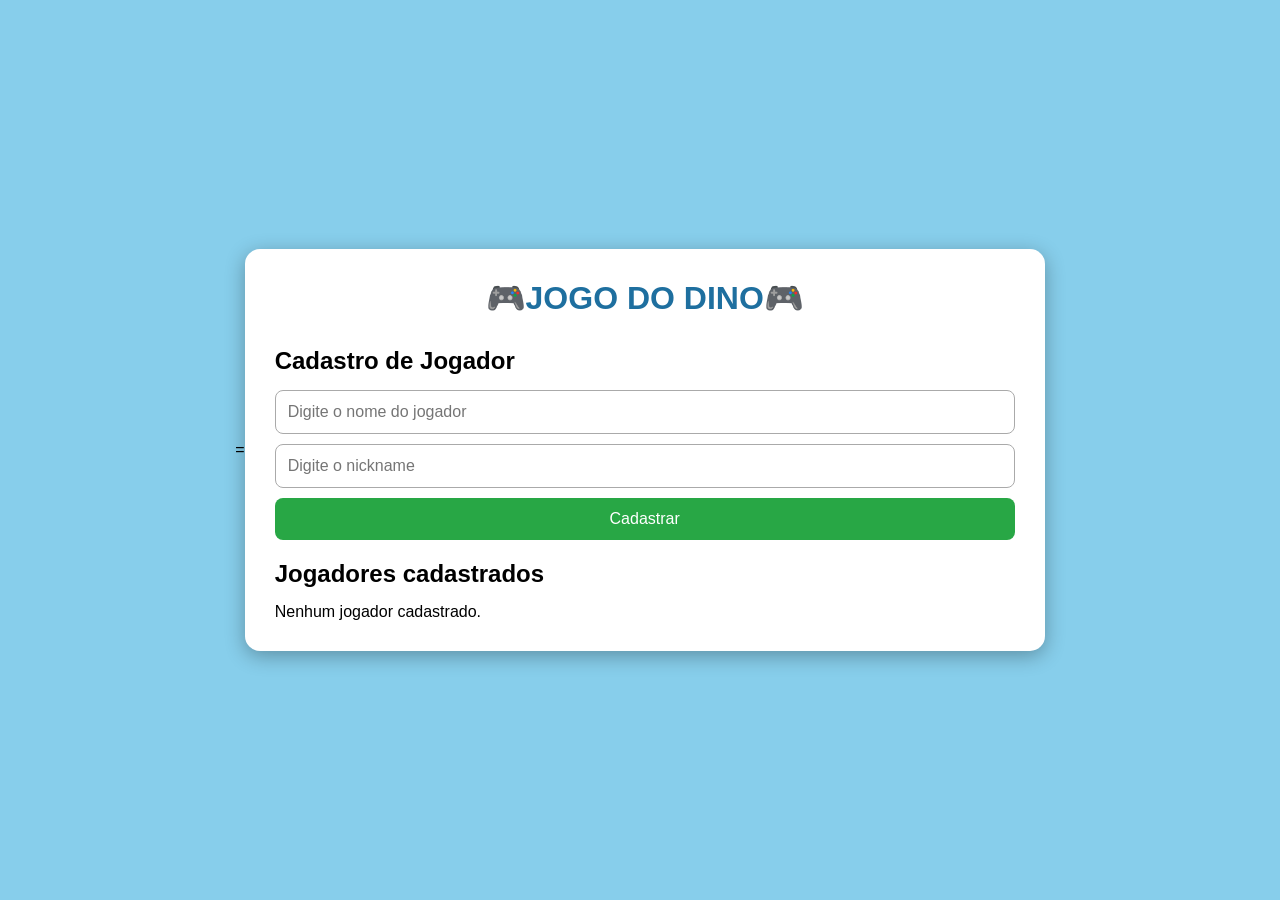
<file: index.html>
=<!DOCTYPE html>
<html lang="pt-BR">

<head>
    <meta charset="UTF-8">
    <meta name="viewport" content="width=device-width, initial-scale=1.0">

    <title>Meu Jogo - Jogadores</title>

    <link rel="stylesheet" href="style copy.css">
</head>

<body>

    <div class="container">

        <h1>🎮JOGO DO DINO🎮</h1>

        <h2>Cadastro de Jogador</h2>

        <div class="formulario">

            <input 
                type="text" 
                id="nome" 
                placeholder="Digite o nome do jogador"
            >

            <input 
                type="text" 
                id="nickname" 
                placeholder="Digite o nickname"
            >

            <button onclick="cadastrarJogador()">
                Cadastrar
            </button>

        </div>

        <h2>Jogadores cadastrados</h2>

        <div id="listaJogadores"></div>

    </div>

    <script src="game copy.js"></script>
    
</body>

</html>
</file>
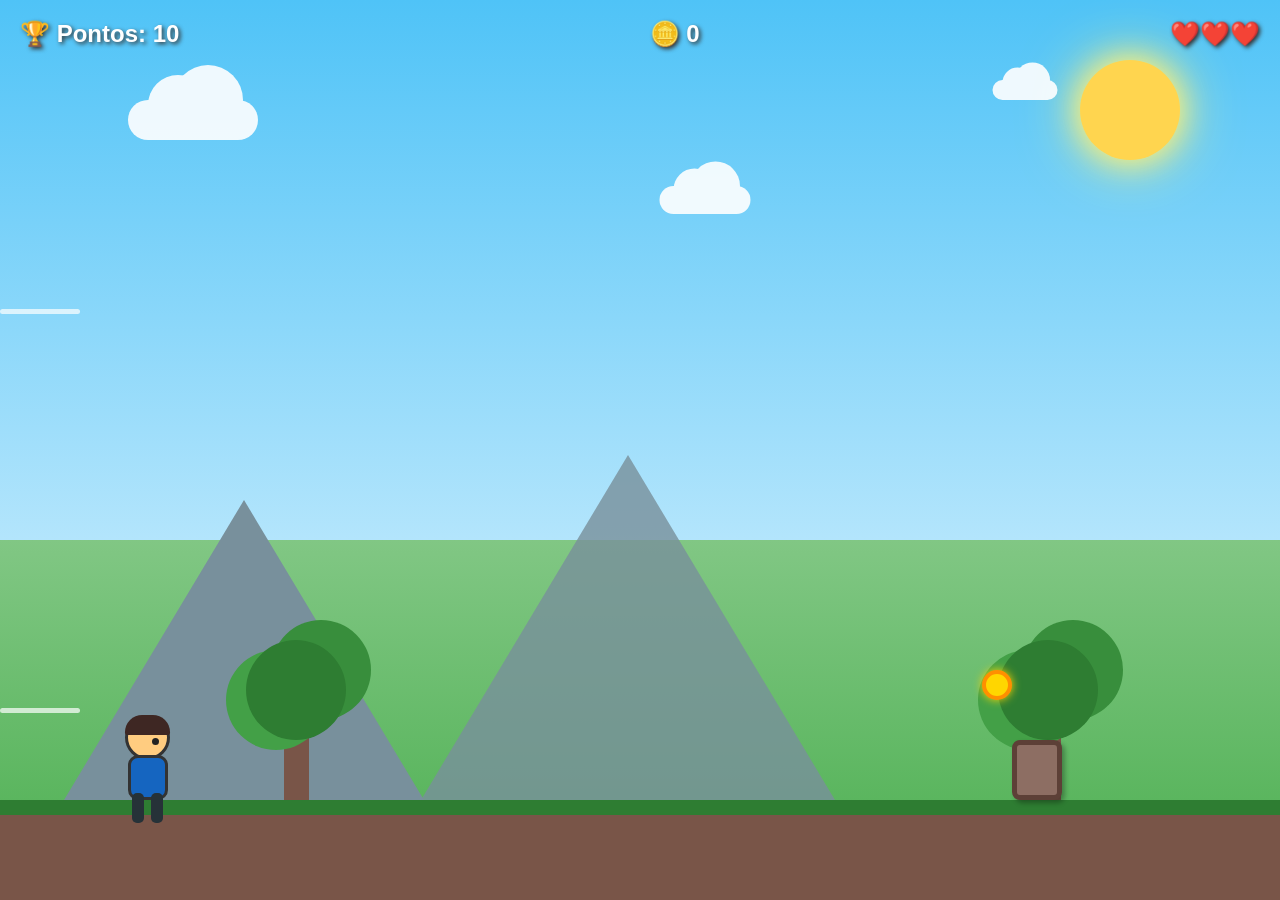
<file: index copy.html>
<!DOCTYPE html>
<html lang="pt-BR">
<head>
    <meta charset="UTF-8">
    <meta name="viewport" content="width=device-width, initial-scale=1.0">

    <title>Runner Adventure</title>

    <link rel="stylesheet" href="style.css">
</head>

<body>

    <div id="game">

        <!-- CÉU -->
        <div class="sun"></div>

        <div class="cloud cloud1"></div>
        <div class="cloud cloud2"></div>
        <div class="cloud cloud3"></div>

        <!-- MONTANHAS -->
        <div class="mountain mountain1"></div>
        <div class="mountain mountain2"></div>

        <!-- ÁRVORES -->
        <div class="tree tree1">
            <div class="trunk"></div>
            <div class="leaves"></div>
        </div>

        <div class="tree tree2">
            <div class="trunk"></div>
            <div class="leaves"></div>
        </div>

        <!-- HUD -->
        <div id="hud">

            <div id="score">
                🏆 Pontos: 0
            </div>

            <div id="coins">
                🪙 0
            </div>

            <div id="lives">
                ❤️❤️❤️
            </div>

        </div>

        <!-- JOGADOR -->
        <div id="player">

            <div class="head"></div>

            <div class="body"></div>

            <div class="leg leg1"></div>
            <div class="leg leg2"></div>

        </div>

        <!-- CHÃO -->
        <div id="ground">

            <div class="grass"></div>

        </div>

        <!-- GAME OVER -->
        <div id="gameOver">

            <h1>GAME OVER</h1>

            <p>
                Pontuação:
                <span id="finalScore">0</span>
            </p>

            <p>
                Moedas:
                <span id="finalCoins">0</span>
            </p>

            <button onclick="restartGame()">
                🔄 Jogar novamente
            </button>

        </div>

    </div>

    <script src="game.js"></script>

</body>
</html>
</file>
<file: style copy.css>
* {
    margin: 0;
    padding: 0;
    box-sizing: border-box;
}

body {
    font-family: Arial, sans-serif;
    background: #87ceeb;

    min-height: 100vh;

    display: flex;
    justify-content: center;
    align-items: center;
}

.container {
    width: 90%;
    max-width: 800px;

    background: white;

    padding: 30px;

    border-radius: 15px;

    box-shadow: 0 5px 20px rgba(0, 0, 0, 0.3);
}

h1 {
    text-align: center;
    margin-bottom: 30px;
    color: #1e6f9f;
}

h2 {
    margin-top: 20px;
    margin-bottom: 15px;
}

.formulario {
    display: flex;
    flex-direction: column;

    gap: 10px;
}

input {
    padding: 12px;

    border: 1px solid #aaa;

    border-radius: 8px;

    font-size: 16px;
}

button {
    padding: 12px;

    border: none;

    border-radius: 8px;

    background: #28a745;

    color: white;

    font-size: 16px;

    cursor: pointer;
}

button:hover {
    opacity: 0.85;
}

.jogador {
    display: flex;

    justify-content: space-between;
    align-items: center;

    padding: 15px;

    margin-bottom: 10px;

    background: #f1f1f1;

    border-radius: 10px;
}

.informacoes {
    display: flex;
    flex-direction: column;

    gap: 5px;
}

.botoes {
    display: flex;

    gap: 5px;
}

.btn-editar {
    background: #ffc107;
    color: black;
}

.btn-excluir {
    background: #dc3545;
}

.btn-jogar {
    background: #007bff;
}
</file>
<file: style.css>
* {
    margin: 0;
    padding: 0;
    box-sizing: border-box;
}

body {
    overflow: hidden;
    font-family: Arial, sans-serif;
}

/* =========================
   CENÁRIO
========================= */

#game {

    width: 100vw;
    height: 100vh;

    position: relative;

    overflow: hidden;

    background: linear-gradient(
        #4fc3f7 0%,
        #b3e5fc 60%,
        #81c784 60%,
        #4caf50 100%
    );
}


/* =========================
   SOL
========================= */

.sun {

    position: absolute;

    width: 100px;
    height: 100px;

    background: #ffd54f;

    border-radius: 50%;

    top: 60px;
    right: 100px;

    box-shadow:
        0 0 30px #fff176,
        0 0 60px #fff176;
}


/* =========================
   NUVENS
========================= */

.cloud {

    position: absolute;

    width: 130px;
    height: 40px;

    background: white;

    border-radius: 50px;

    opacity: 0.9;
}

.cloud::before {

    content: "";

    position: absolute;

    width: 60px;
    height: 60px;

    background: white;

    border-radius: 50%;

    left: 20px;
    top: -25px;
}

.cloud::after {

    content: "";

    position: absolute;

    width: 70px;
    height: 70px;

    background: white;

    border-radius: 50%;

    right: 15px;
    top: -35px;
}

.cloud1 {

    top: 100px;
    left: 10%;
}

.cloud2 {

    top: 180px;
    left: 50%;

    transform: scale(0.7);
}

.cloud3 {

    top: 70px;
    left: 75%;

    transform: scale(0.5);
}


/* =========================
   MONTANHAS
========================= */

.mountain {

    position: absolute;

    bottom: 100px;

    width: 0;
    height: 0;

    border-left: 180px solid transparent;
    border-right: 180px solid transparent;
    border-bottom: 300px solid #78909c;
}

.mountain1 {

    left: 5%;
}

.mountain2 {

    left: 35%;

    transform: scale(1.3);

    opacity: 0.8;
}


/* =========================
   ÁRVORES
========================= */

.tree {

    position: absolute;

    bottom: 100px;

    width: 80px;
    height: 160px;

    z-index: 2;
}

.tree1 {

    left: 20%;
}

.tree2 {

    right: 15%;
}

.trunk {

    position: absolute;

    width: 25px;
    height: 90px;

    background: #795548;

    bottom: 0;
    left: 28px;
}

.leaves {

    position: absolute;

    width: 100px;
    height: 100px;

    background: #2e7d32;

    border-radius: 50%;

    top: 0;
    left: -10px;

    box-shadow:
        25px -20px #388e3c,
        -20px 10px #43a047;
}


/* =========================
   HUD
========================= */

#hud {

    position: absolute;

    top: 20px;
    left: 20px;

    width: calc(100% - 40px);

    display: flex;

    justify-content: space-between;

    z-index: 20;

    color: white;

    font-size: 24px;

    font-weight: bold;

    text-shadow: 2px 2px 4px #333;
}


/* =========================
   JOGADOR
========================= */

#player {

    position: absolute;

    width: 55px;
    height: 85px;

    left: 120px;

    bottom: 100px;

    z-index: 10;

    transition: transform 0.1s;
}


/* CABEÇA */

.head {

    position: absolute;

    width: 45px;
    height: 45px;

    background: #ffcc80;

    border-radius: 50%;

    left: 5px;

    top: 0;

    border: 3px solid #333;
}


/* CABELO */

.head::before {

    content: "";

    position: absolute;

    width: 45px;
    height: 20px;

    background: #3e2723;

    border-radius: 30px 30px 5px 5px;

    top: -3px;
    left: -3px;
}


/* OLHO */

.head::after {

    content: "";

    position: absolute;

    width: 7px;
    height: 7px;

    background: #222;

    border-radius: 50%;

    right: 8px;
    top: 20px;
}


/* CORPO */

.body {

    position: absolute;

    width: 40px;
    height: 45px;

    background: #1565c0;

    border-radius: 10px;

    top: 40px;
    left: 8px;

    border: 3px solid #333;
}


/* PERNAS */

.leg {

    position: absolute;

    width: 12px;
    height: 30px;

    background: #263238;

    top: 78px;

    border-radius: 5px;
}

.leg1 {
    left: 12px;
}

.leg2 {
    right: 12px;
}


/* =========================
   CHÃO
========================= */

#ground {

    position: absolute;

    width: 100%;
    height: 100px;

    bottom: 0;

    background: #795548;

    z-index: 5;
}

.grass {

    position: absolute;

    width: 100%;
    height: 15px;

    top: 0;

    background: #2e7d32;
}


/* =========================
   OBSTÁCULOS
========================= */

.obstacle {

    position: absolute;

    bottom: 100px;

    z-index: 8;

    border-radius: 8px;

    box-shadow: 3px 3px 5px rgba(0,0,0,0.3);
}


/* Pedra */

.rock {

    width: 55px;
    height: 50px;

    background: #616161;

    border-radius: 50%;
}


/* Caixa */

.box {

    width: 50px;
    height: 60px;

    background: #8d6e63;

    border: 5px solid #5d4037;
}


/* Cacto */

.cactus {

    width: 35px;
    height: 70px;

    background: #2e7d32;

    border-radius: 15px;
}

.cactus::before {

    content: "";

    position: absolute;

    width: 20px;
    height: 35px;

    background: #2e7d32;

    left: -15px;
    top: 20px;

    border-radius: 15px;
}


/* =========================
   MOEDA
========================= */

.coin {

    position: absolute;

    width: 30px;
    height: 30px;

    background: #ffd600;

    border: 4px solid #ff8f00;

    border-radius: 50%;

    bottom: 200px;

    z-index: 9;

    box-shadow:
        0 0 10px #ffd600;

    animation: coinSpin 0.8s infinite linear;
}

@keyframes coinSpin {

    0% {
        transform: rotateY(0deg);
    }

    50% {
        transform: rotateY(90deg);
    }

    100% {
        transform: rotateY(180deg);
    }
}


/* =========================
   GAME OVER
========================= */

#gameOver {

    display: none;

    position: absolute;

    width: 100%;
    height: 100%;

    background: rgba(0,0,0,0.75);

    z-index: 100;

    justify-content: center;
    align-items: center;

    flex-direction: column;

    color: white;

    text-align: center;
}

#gameOver h1 {

    font-size: 65px;

    margin-bottom: 20px;

    text-shadow:
        0 0 10px red,
        0 0 20px red;
}

#gameOver p {

    font-size: 25px;

    margin: 5px;
}

button {

    margin-top: 25px;

    padding: 15px 35px;

    border: none;

    border-radius: 12px;

    font-size: 20px;

    font-weight: bold;

    cursor: pointer;

    background: #ffffff;

    transition: 0.2s;
}

button:hover {

    transform: scale(1.1);

    background: #eeeeee;
}


/* =========================
   ANIMAÇÃO DO PERSONAGEM
========================= */

.running {

    animation: running 0.25s infinite alternate;
}

@keyframes running {

    from {
        transform: translateY(0);
    }

    to {
        transform: translateY(-5px);
    }
}
/* =========================
   ANIMAÇÃO DE CORRIDA
========================= */

#player {
    animation: playerRun 0.18s infinite alternate;
}

@keyframes playerRun {

    0% {
        transform: translateY(0px) rotate(-2deg);
    }

    100% {
        transform: translateY(-5px) rotate(2deg);
    }
}


/* Pernas se movimentando */

.leg1 {
    animation: leg1Run 0.18s infinite alternate;
}

.leg2 {
    animation: leg2Run 0.18s infinite alternate;
}

@keyframes leg1Run {

    0% {
        transform: rotate(25deg);
    }

    100% {
        transform: rotate(-25deg);
    }
}

@keyframes leg2Run {

    0% {
        transform: rotate(-25deg);
    }

    100% {
        transform: rotate(25deg);
    }
}


/* =========================
   EFEITO DE VELOCIDADE
========================= */

.speedLine {

    position: absolute;

    width: 80px;
    height: 5px;

    background: rgba(255,255,255,0.7);

    border-radius: 5px;

    z-index: 3;

    animation: speedMove 0.6s linear infinite;
}

@keyframes speedMove {

    from {
        right: -100px;
    }

    to {
        right: 100%;
    }
}
</file>
